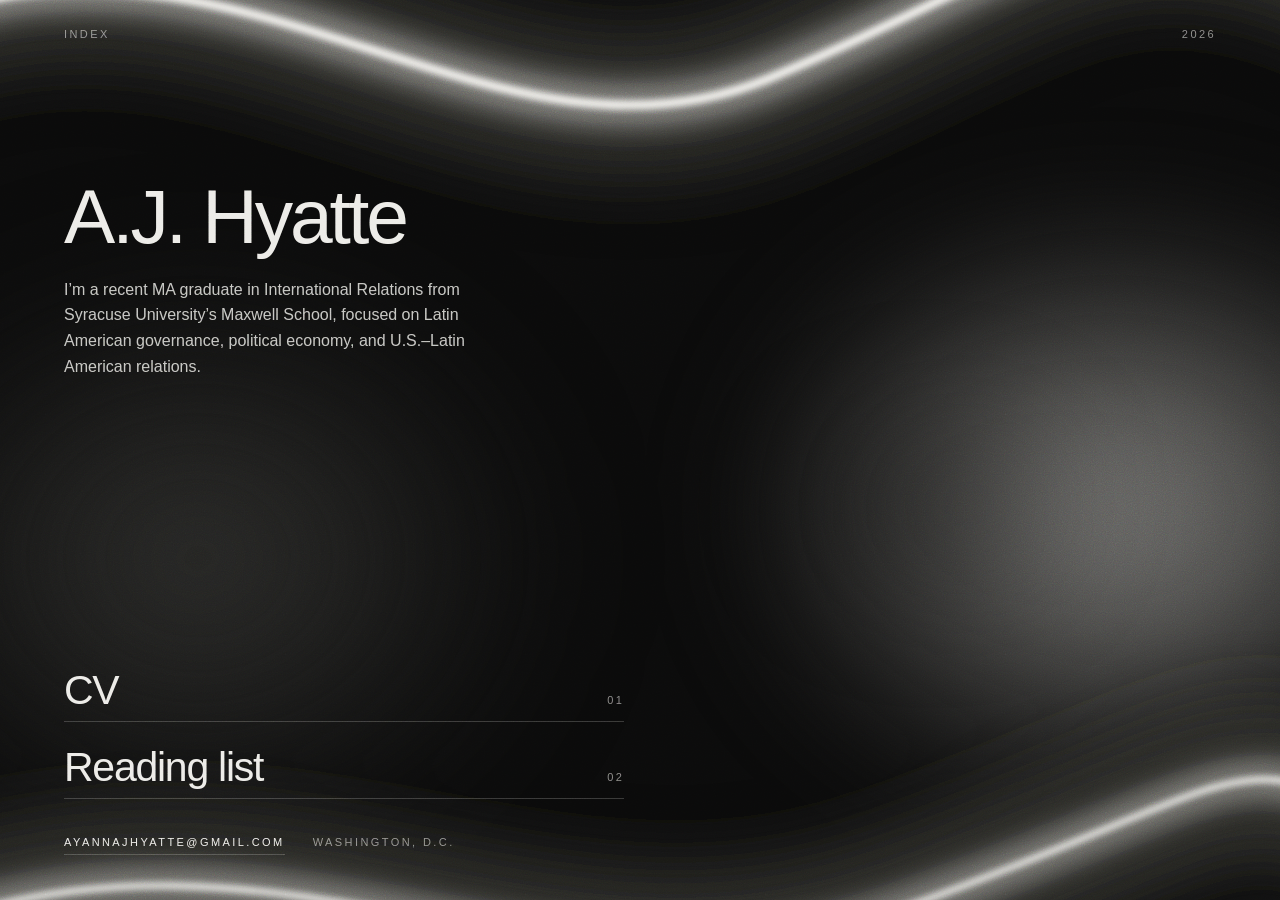
<file: index.html>
<!doctype html>
<html lang="en">
<head>
  <meta charset="utf-8">
  <meta name="viewport" content="width=device-width, initial-scale=1">
  <link rel="stylesheet" href="style.css">
  <title>A.J. Hyatte</title>
</head>
<body class="home">
  <div class="aura" aria-hidden="true">
    <span></span><span></span><span></span>
    <!-- soft liquid ribbons -->
    <svg class="ribbons" viewBox="0 0 1000 1000" preserveAspectRatio="xMidYMid slice">
      <defs>
        <filter id="wide" filterUnits="userSpaceOnUse" x="-300" y="-300" width="1600" height="1600"><feGaussianBlur stdDeviation="28"/></filter>
        <filter id="mid"  filterUnits="userSpaceOnUse" x="-300" y="-300" width="1600" height="1600"><feGaussianBlur stdDeviation="10"/></filter>
        <filter id="thin" filterUnits="userSpaceOnUse" x="-300" y="-300" width="1600" height="1600"><feGaussianBlur stdDeviation="2.5"/></filter>
      </defs>
      <g fill="none" stroke-linecap="round">
        <g id="r1">
          <path d="M-80 170 C 180 60, 380 300, 600 210 S 880 30, 1100 150" stroke="#2e2e2c" stroke-width="110" filter="url(#wide)"/>
          <path d="M-80 170 C 180 60, 380 300, 600 210 S 880 30, 1100 150" stroke="#8d8c88" stroke-width="34" filter="url(#mid)" opacity=".85"/>
          <path d="M-80 170 C 180 60, 380 300, 600 210 S 880 30, 1100 150" stroke="#f4f3ef" stroke-width="7" filter="url(#thin)"/>
        </g>
        <g>
          <path d="M-80 880 C 220 760, 420 960, 700 860 S 960 720, 1100 800" stroke="#2e2e2c" stroke-width="120" filter="url(#wide)"/>
          <path d="M-80 880 C 220 760, 420 960, 700 860 S 960 720, 1100 800" stroke="#8d8c88" stroke-width="30" filter="url(#mid)" opacity=".8"/>
          <path d="M-80 880 C 220 760, 420 960, 700 860 S 960 720, 1100 800" stroke="#f4f3ef" stroke-width="5" filter="url(#thin)" opacity=".9"/>
        </g>
      </g>
    </svg>
  </div>

  <header class="top label">
    <span>Index</span>
    <span>2026</span>
  </header>

  <main>
    <h1 class="name">A.J. Hyatte</h1>
    <p class="bio">I’m a recent MA graduate in International Relations from Syracuse University’s Maxwell School, focused on Latin American governance, political economy, and U.S.–Latin American relations.</p>

    <nav>
      <a href="cv.html">CV <small>01</small></a>
      <a href="reading.html">Reading list <small>02</small></a>
    </nav>

    <!-- contact -->
    <p class="contact label">
      <a href="mailto:ayannajhyatte@gmail.com">ayannajhyatte@gmail.com</a>
      <span>Washington, D.C.</span>
      <!-- <a href="https://www.linkedin.com/in/YOUR-HANDLE">LinkedIn</a> -->
    </p>
  </main>
</body>
</html>
</file>
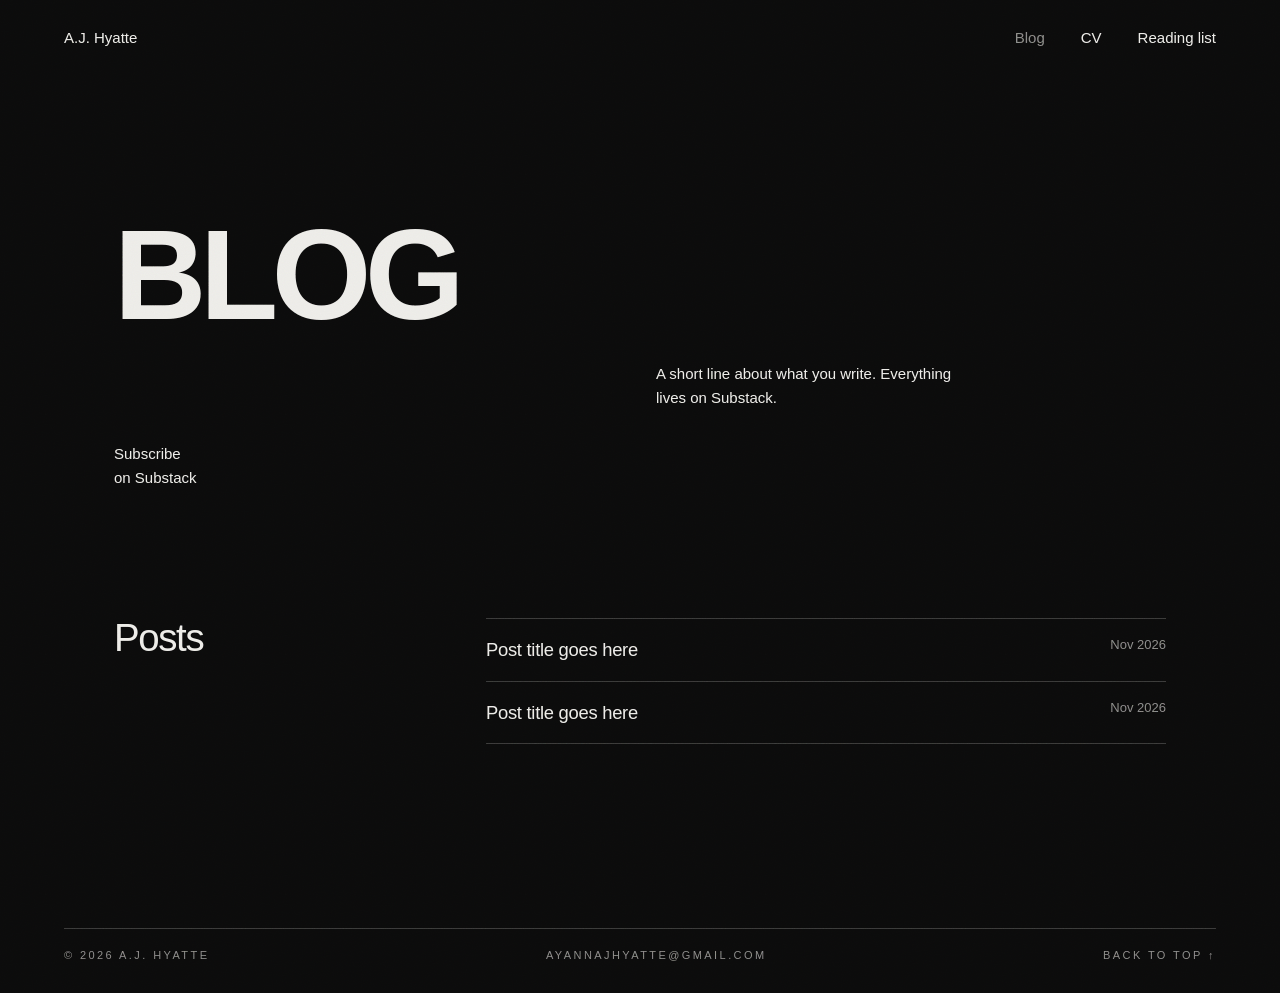
<file: blog.html>
<!doctype html>
<html lang="en">
<head>
  <meta charset="utf-8">
  <meta name="viewport" content="width=device-width, initial-scale=1">
  <link rel="stylesheet" href="style.css">
  <title>Blog — A.J. Hyatte</title>
</head>
<body class="p-blog">
<div class="aura" aria-hidden="true"><span></span><span></span><span></span></div>
<header class="top">
  <a href="./">A.J. Hyatte</a>
  <nav>
    <a href="blog.html" aria-current="page">Blog</a>
    <a href="cv.html">CV</a>
    <a href="reading.html">Reading list</a>
  </nav>
</header>
<main class="page">
  <section class="hero">
    <h1>Blog</h1>
    <p class="intro">A short line about what you write. Everything lives on Substack.</p>
    <!-- put your substack address here -->
    <a class="orb" href="https://YOURNAME.substack.com">Subscribe<br>on Substack</a>
  </section>

  <!-- newest first: copy a line, paste the post link, title and date -->
  <section class="row">
    <h2>Posts</h2>
    <div>
      <a class="item" href="https://YOURNAME.substack.com/p/post-slug"><span class="t">Post title goes here</span><span class="m">Nov 2026</span></a>
      <a class="item" href="https://YOURNAME.substack.com/p/post-slug"><span class="t">Post title goes here</span><span class="m">Nov 2026</span></a>
    </div>
  </section>
</main>
<footer class="foot label">
  <span>© 2026 A.J. Hyatte</span>
  <a href="mailto:ayannajhyatte@gmail.com">ayannajhyatte@gmail.com</a>
  <a href="#">Back to top ↑</a>
</footer>
</body>
</html>
</file>
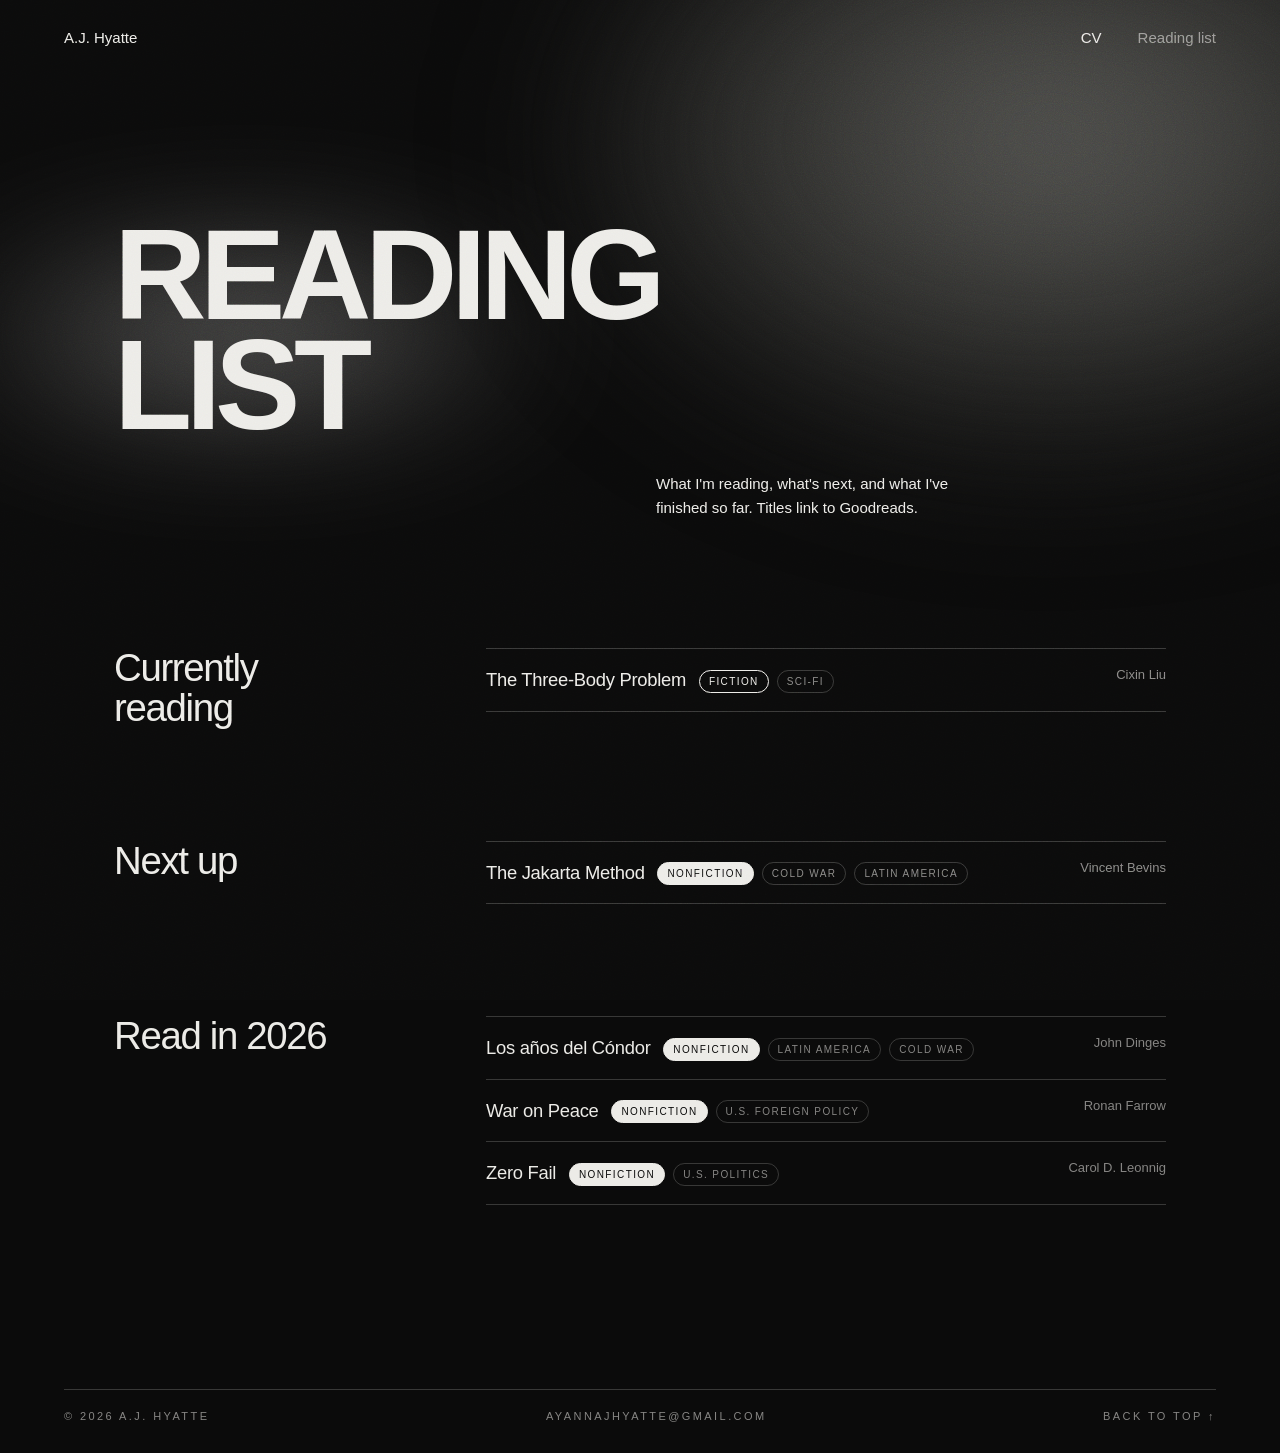
<file: reading.html>
<!doctype html>
<html lang="en">
<head>
  <meta charset="utf-8">
  <meta name="viewport" content="width=device-width, initial-scale=1">
  <link rel="stylesheet" href="style.css">
  <title>Reading list — A.J. Hyatte</title>
</head>
<body class="p-reading">
<div class="aura" aria-hidden="true"><span></span><span></span><span></span></div>
<header class="top">
  <a href="./">A.J. Hyatte</a>
  <nav>
    <a href="cv.html">CV</a>
    <a href="reading.html" aria-current="page">Reading list</a>
  </nav>
</header>
<main class="page">
  <section class="hero">
    <h1>Reading<br>list</h1>
    <p class="intro">What I'm reading, what's next, and what I've finished so far. Titles link to Goodreads.</p>
  </section>

  <!--
    HOW TO ADD A BOOK — copy one line and change it:
      <a class="item" href="GOODREADS LINK"><span class="t">TITLE <span class="tag nonfiction">Nonfiction</span><span class="tag">TOPIC</span></span><span class="m">AUTHOR</span></a>

    Tags: add as many <span class="tag">…</span> as you like after the title.
      class="tag fiction"     → white outline
      class="tag nonfiction"  → solid white
      class="tag"             → plain (use for topics: Latin America, Cold War…)
    To move a book (e.g. finished it), cut its line and paste it into another section.
  -->

  <section class="row">
    <h2>Currently<br>reading</h2>
    <div>
      <a class="item" href="https://www.goodreads.com/search?q=The+Three-Body+Problem+Cixin+Liu"><span class="t">The Three-Body Problem <span class="tag fiction">Fiction</span><span class="tag">Sci-fi</span></span><span class="m">Cixin Liu</span></a>
    </div>
  </section>

  <section class="row">
    <h2>Next up</h2>
    <div>
      <a class="item" href="https://www.goodreads.com/search?q=The+Jakarta+Method+Vincent+Bevins"><span class="t">The Jakarta Method <span class="tag nonfiction">Nonfiction</span><span class="tag">Cold War</span><span class="tag">Latin America</span></span><span class="m">Vincent Bevins</span></a>
    </div>
  </section>

  <section class="row">
    <h2>Read in 2026</h2>
    <div>
      <a class="item" href="https://www.goodreads.com/search?q=Los+años+del+Cóndor+John+Dinges"><span class="t">Los años del Cóndor <span class="tag nonfiction">Nonfiction</span><span class="tag">Latin America</span><span class="tag">Cold War</span></span><span class="m">John Dinges</span></a>
      <a class="item" href="https://www.goodreads.com/search?q=War+on+Peace+Ronan+Farrow"><span class="t">War on Peace <span class="tag nonfiction">Nonfiction</span><span class="tag">U.S. foreign policy</span></span><span class="m">Ronan Farrow</span></a>
      <a class="item" href="https://www.goodreads.com/search?q=Zero+Fail+Carol+D.+Leonnig"><span class="t">Zero Fail <span class="tag nonfiction">Nonfiction</span><span class="tag">U.S. politics</span></span><span class="m">Carol D. Leonnig</span></a>
    </div>
  </section>
</main>
<footer class="foot label">
  <span>© 2026 A.J. Hyatte</span>
  <a href="mailto:ayannajhyatte@gmail.com">ayannajhyatte@gmail.com</a>
  <a href="#">Back to top ↑</a>
</footer>
</body>
</html>
</file>
<file: style.css>
/* =========================================================
   COLOURS — blacks, whites, greys. change these to restyle
   ========================================================= */
:root {
  --bg: #0b0b0b;         /* page background  */
  --text: #ecebe7;       /* main text        */
  --light: #f4f3ef;      /* brightest glow   */
  --mid: #8d8c88;        /* soft grey glow   */
  --deep: #2e2e2c;       /* dark grey glow   */
  --muted: color-mix(in srgb, var(--text) 55%, transparent);
  --rule: color-mix(in srgb, var(--text) 20%, transparent);

  --sans: "Helvetica Neue", Helvetica, Arial, sans-serif;
}

* { box-sizing: border-box; margin: 0; padding: 0; }
html { -webkit-font-smoothing: antialiased; background: var(--bg); }
body {
  font: 15px/1.6 var(--sans); color: var(--text); background: var(--bg);
  min-height: 100vh; display: flex; flex-direction: column; position: relative; overflow-x: hidden;
  isolation: isolate;
}
a { color: inherit; text-decoration: none; }
::selection { background: var(--text); color: var(--bg); }
.label { font-size: 11px; letter-spacing: .22em; text-transform: uppercase; color: var(--muted); }

/* film grain over everything */
body::after {
  content: ""; position: fixed; inset: -100px; pointer-events: none; z-index: 100;
  opacity: .3; mix-blend-mode: overlay;
  background-image: url("data:image/svg+xml,%3Csvg xmlns='http://www.w3.org/2000/svg' width='240' height='240'%3E%3Cfilter id='n'%3E%3CfeTurbulence type='fractalNoise' baseFrequency='.9' numOctaves='3' stitchTiles='stitch'/%3E%3C/filter%3E%3Crect width='100%25' height='100%25' filter='url(%23n)'/%3E%3C/svg%3E");
}

/* =========================================================
   THE GLOW — soft blurred light behind each page
   ========================================================= */
.aura { position: absolute; inset: 0 0 auto 0; height: 100vh; min-height: 640px; z-index: -1; overflow: hidden; pointer-events: none; }
.aura span { position: absolute; border-radius: 50%; filter: blur(70px); animation: drift 26s ease-in-out infinite alternate; }
.aura span:nth-child(2) { animation-duration: 33s; animation-direction: alternate-reverse; }
.aura span:nth-child(3) { animation-duration: 21s; }
@keyframes drift {
  0%   { transform: translate(0, 0) scale(1); }
  50%  { transform: translate(4vw, -3vh) scale(1.08); }
  100% { transform: translate(-3vw, 4vh) scale(.95); }
}
.ribbons { position: absolute; inset: 0; width: 100%; height: 100%; animation: sway 30s ease-in-out infinite alternate; }
@keyframes sway { to { transform: translate(-3vw, 2vh) rotate(-2deg) scale(1.04); } }
@media (prefers-reduced-motion: reduce) { .aura span, .ribbons { animation: none; } }

/* homepage: silver ribbons + a soft pale light on the right */
.home .aura { position: fixed; height: 100%; }
.home .aura span:nth-child(1) { width: 58vmax; height: 46vmax; right: -16vmax; top: 24%;
  background: radial-gradient(closest-side, var(--light), var(--mid) 45%, transparent); opacity: .5; }
.home .aura span:nth-child(2) { width: 55vmax; height: 45vmax; left: -12vmax; top: 30%;
  background: radial-gradient(closest-side, var(--deep), transparent); }
.home .aura span:nth-child(3) { width: 22vmax; height: 14vmax; right: 16%; top: 46%;
  background: radial-gradient(closest-side, #000, transparent); opacity: .6; }

/* cv: light pouring from the top */
.p-cv .aura span:nth-child(1) { width: 90vw; height: 70vh; left: 5vw; top: -34vh;
  background: radial-gradient(closest-side, var(--light), var(--mid) 50%, transparent); opacity: .55; }
.p-cv .aura span:nth-child(2) { width: 50vw; height: 50vh; right: -15vw; top: 30vh;
  background: radial-gradient(closest-side, var(--deep), transparent); }
.p-cv .aura span:nth-child(3) { display: none; }

/* reading: grey fog with a pale smear */
.p-reading .aura span:nth-child(1) { width: 80vw; height: 75vh; right: -22vw; top: -22vh;
  background: radial-gradient(closest-side, #555552, var(--deep) 60%, transparent); }
.p-reading .aura span:nth-child(2) { width: 50vw; height: 22vh; left: -6vw; top: 26vh;
  background: radial-gradient(closest-side, var(--light), transparent); opacity: .45; }
.p-reading .aura span:nth-child(3) { display: none; }

/* =========================================================
   SHARED HEADER / FOOTER
   ========================================================= */
.top { display: flex; justify-content: space-between; align-items: baseline; gap: 1rem; padding: 26px clamp(18px, 5vw, 64px); }
.top nav { display: flex; gap: clamp(14px, 3vw, 36px); }
.top a { transition: color .2s; }
.top a:hover { color: var(--muted); }
.top a[aria-current] { color: var(--muted); }

.foot {
  display: flex; justify-content: space-between; flex-wrap: wrap; gap: 1rem;
  margin: 0 clamp(18px, 5vw, 64px); padding: 18px 0 28px; border-top: 1px solid var(--rule);
}
.foot a:hover { color: var(--text); }

/* =========================================================
   HOMEPAGE
   ========================================================= */
.home main { flex: 1; display: flex; flex-direction: column; padding: 0 clamp(18px, 5vw, 64px) 5vh; }
.home .name { font-size: clamp(2.4rem, 6vw, 5rem); font-weight: 400; letter-spacing: -.04em; line-height: 1; padding-top: 12vh; }
.home .bio { max-width: 46ch; margin-top: 1.4rem; color: color-mix(in srgb, var(--text) 82%, transparent); font-size: 16px; }

.home nav { display: flex; flex-direction: column; gap: 1.6rem; width: min(560px, 100%); margin-top: auto; padding-top: 8vh; }
.home nav a {
  display: flex; justify-content: space-between; align-items: baseline;
  border-bottom: 1px solid var(--rule); padding-bottom: 10px;
  font-size: clamp(1.6rem, 3.2vw, 2.6rem); letter-spacing: -.03em; line-height: 1;
  transition: border-color .3s, padding .3s, color .3s;
}
.home nav a small { font-size: 11px; letter-spacing: .2em; color: var(--muted); }
.home nav a:hover { border-color: var(--text); padding-left: 10px; }

.contact { display: flex; flex-wrap: wrap; gap: 8px 28px; margin-top: 2.2rem; }
.contact a { border-bottom: 1px solid var(--rule); padding-bottom: 2px; color: var(--text); }
.contact a:hover { border-color: var(--text); }

/* =========================================================
   INNER PAGES
   ========================================================= */
main.page { flex: 1; width: 100%; max-width: 1180px; margin: 0 auto; padding: 0 clamp(18px, 5vw, 64px) 8rem; }

.hero { padding: 16vh 0 8vh; display: grid; grid-template-columns: 1fr 1fr; gap: 2rem; align-items: end; }
.hero h1 { grid-column: 1 / -1; font-weight: 700; text-transform: uppercase; font-size: clamp(3rem, 10vw, 8.5rem); line-height: .86; letter-spacing: -.05em; }
.hero .intro { grid-column: 2; max-width: 36ch; }
.hero .contact { grid-column: 2; margin-top: 0; }

/* a section: big label on the left, content on the right */
.row { display: grid; grid-template-columns: 1fr 2fr; gap: 2rem; padding: 3.5rem 0; }
.row h2 { font-weight: 400; font-size: clamp(1.6rem, 3vw, 2.4rem); letter-spacing: -.035em; line-height: 1.05; }

/* about text + photos */
.prose p { max-width: 62ch; font-size: 16.5px; line-height: 1.65; }
.prose p + p { margin-top: 1.1rem; }
.photos { display: flex; gap: 14px; margin-top: 1.8rem; }
.photos img {
  width: clamp(96px, 10vw, 132px); aspect-ratio: 1; object-fit: cover; border-radius: 50%;
  border: 1px solid var(--rule); filter: saturate(.85);
}

/* list items on hairlines */
.item { display: grid; grid-template-columns: 1fr auto; gap: .2rem 1.5rem; padding: 16px 0; border-top: 1px solid var(--rule); }
.item:last-child { border-bottom: 1px solid var(--rule); }
.item .t { font-size: 1.15rem; letter-spacing: -.015em; }
.item .m { color: var(--muted); font-size: 13px; text-align: right; }
.item p { grid-column: 1 / -1; color: var(--muted); max-width: 60ch; }
.item .sub { grid-column: 1 / -1; color: color-mix(in srgb, var(--text) 78%, transparent); font-size: 14px; font-style: italic; }
.item ul { grid-column: 1 / -1; list-style: none; color: var(--muted); max-width: 64ch; margin-top: 4px; }
.item li { padding-left: 1.1em; text-indent: -1.1em; margin-top: 2px; }
.item li::before { content: "— "; }
a.item { transition: opacity .2s; }
a.item:hover { opacity: .7; }
a.item .t::after { content: " ↗"; opacity: 0; transition: opacity .2s; }
a.item:hover .t::after { opacity: 1; }

/* reading-list tags: <span class="tag">Nonfiction</span> next to a title */
.tag {
  display: inline-block; vertical-align: middle; margin-left: 8px;
  padding: 3px 9px 2px; border: 1px solid var(--rule); border-radius: 99px;
  font-size: 10px; letter-spacing: .14em; text-transform: uppercase; color: var(--muted);
}
.tag.nonfiction { background: var(--text); border-color: var(--text); color: var(--bg); }   /* solid white */
.tag.fiction { border-color: var(--text); color: var(--text); }                           /* white outline */

@media (max-width: 700px) {
  .hero { grid-template-columns: 1fr; padding-top: 10vh; }
  .hero .intro, .hero .contact { grid-column: 1; }
  .row { grid-template-columns: 1fr; gap: 1.2rem; padding: 2.5rem 0; }
  .home .name { padding-top: 22vh; }
  .item .t { display: flex; flex-wrap: wrap; gap: 6px; align-items: center; }
  .item .t .tag { margin-left: 0; }
}
</file>
